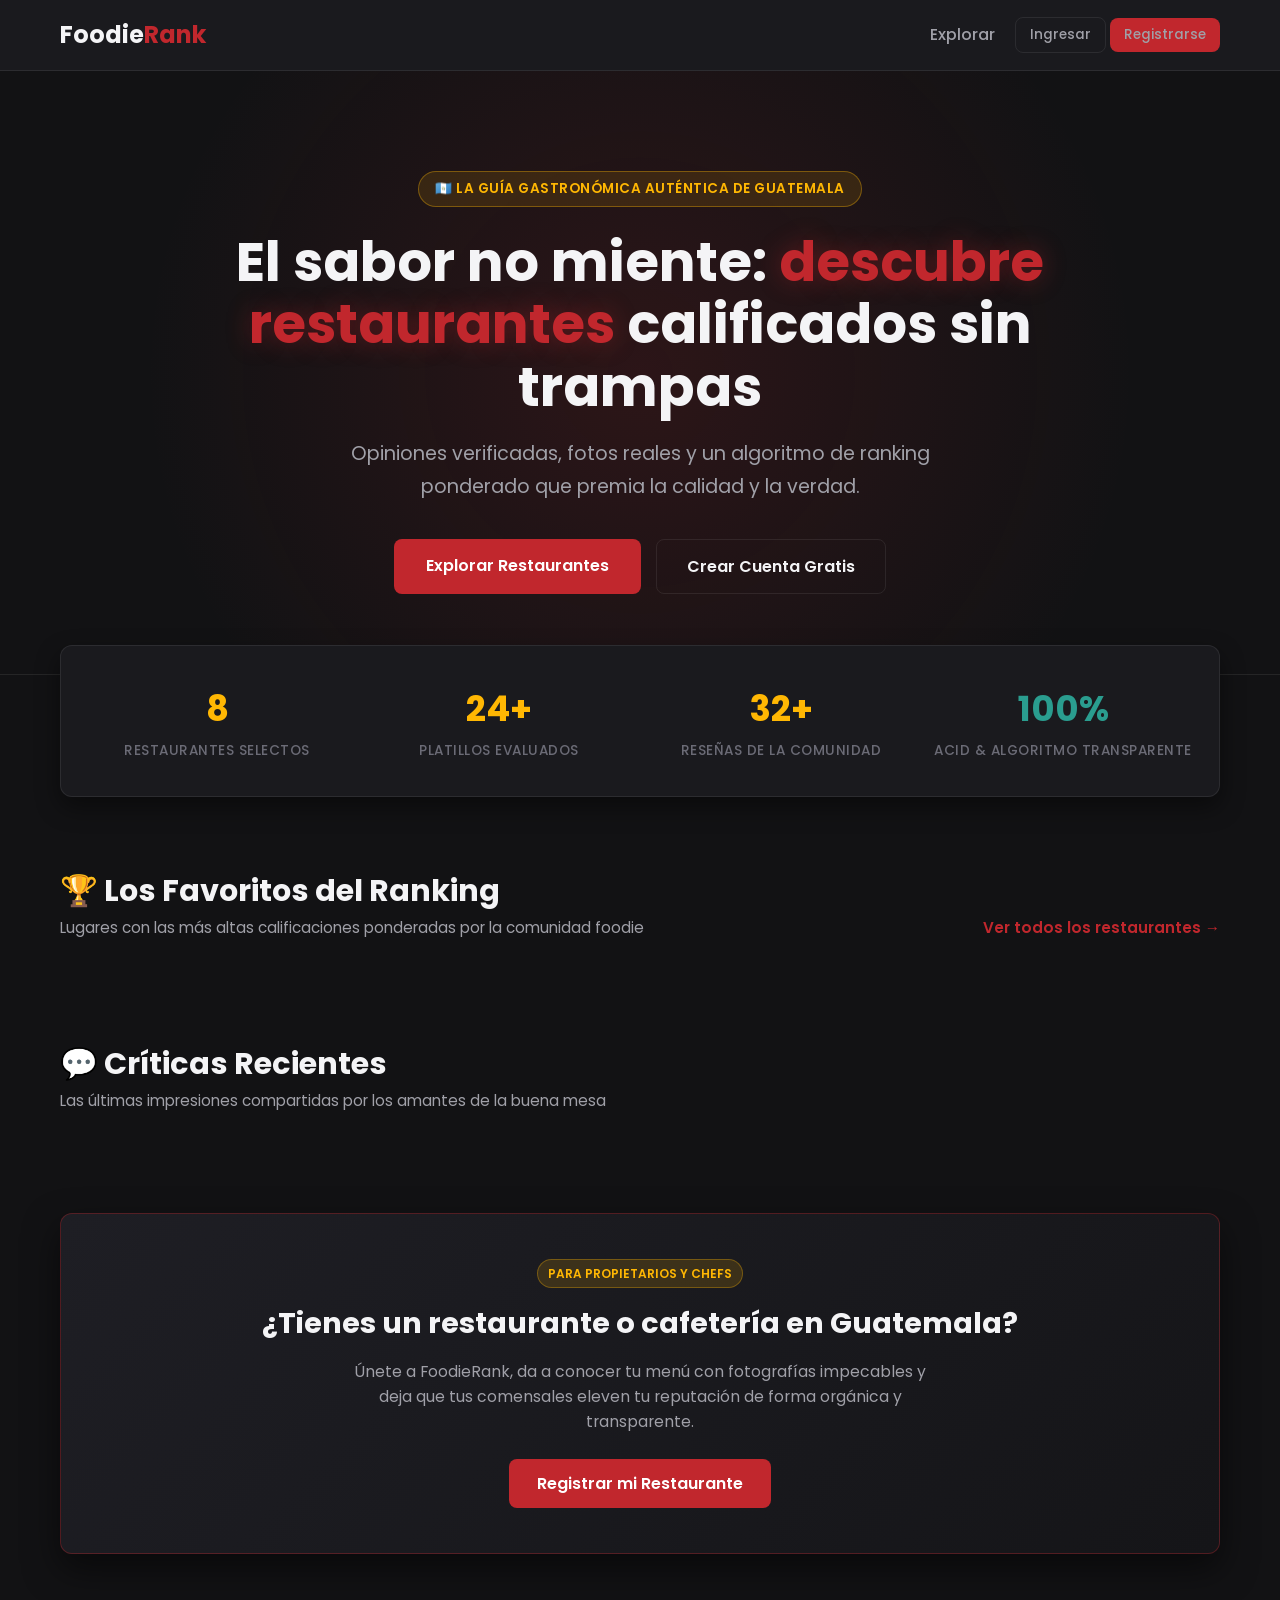
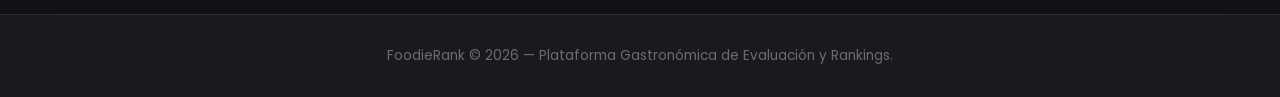
<file: index.html>
<!DOCTYPE html>
<html lang="es">
<head>
  <meta charset="UTF-8">
  <meta name="viewport" content="width=device-width, initial-scale=1.0">
  <title>FoodieRank - Descubre, Califica y Saborea Guatemala</title>
  <link rel="stylesheet" href="assets/css/styles.css">
  <style>
    /* Hero Section */
    .hero-landing {
      position: relative;
      padding: 100px 20px 80px;
      text-align: center;
      background: radial-gradient(circle at center, rgba(193, 39, 45, 0.15) 0%, rgba(18, 18, 20, 0) 70%);
      border-bottom: 1px solid var(--border-subtle);
    }
    .hero-badge {
      display: inline-flex;
      align-items: center;
      gap: 8px;
      background: rgba(255, 183, 3, 0.12);
      border: 1px solid rgba(255, 183, 3, 0.35);
      color: var(--accent-gold);
      padding: 6px 16px;
      border-radius: 50px;
      font-size: 0.85rem;
      font-weight: 600;
      margin-bottom: 24px;
      text-transform: uppercase;
      letter-spacing: 0.5px;
    }
    .hero-landing h1 {
      font-size: 3.4rem;
      line-height: 1.15;
      font-weight: 700;
      margin-bottom: 20px;
      max-width: 900px;
      margin-left: auto;
      margin-right: auto;
    }
    .hero-landing h1 span {
      color: var(--primary);
      text-shadow: 0 0 25px rgba(193, 39, 45, 0.4);
    }
    .hero-landing p {
      font-size: 1.2rem;
      color: var(--text-secondary);
      max-width: 650px;
      margin: 0 auto 35px;
      line-height: 1.7;
    }
    .hero-cta {
      display: flex;
      gap: 15px;
      justify-content: center;
      flex-wrap: wrap;
    }

    /* Stats Bar */
    .stats-bar {
      display: grid;
      grid-template-columns: repeat(auto-fit, minmax(200px, 1fr));
      gap: 20px;
      padding: 35px 25px;
      margin-top: -30px;
      position: relative;
      z-index: 10;
      background-color: var(--bg-surface);
      border: 1px solid var(--border-subtle);
      border-radius: var(--radius);
      box-shadow: var(--shadow-card);
      text-align: center;
    }
    .stat-item h3 {
      font-size: 2.2rem;
      color: var(--accent-gold);
      margin-bottom: 2px;
      font-weight: 700;
    }
    .stat-item p {
      color: var(--text-muted);
      font-size: 0.85rem;
      text-transform: uppercase;
      letter-spacing: 0.5px;
      font-weight: 500;
    }

    /* Sección Títulos */
    .section-header {
      display: flex;
      justify-content: space-between;
      align-items: flex-end;
      margin-bottom: 30px;
      flex-wrap: wrap;
      gap: 15px;
    }
    .section-header h2 {
      font-size: 1.9rem;
      color: var(--text-primary);
    }
    .section-header p {
      color: var(--text-secondary);
      font-size: 0.95rem;
    }

    /* Grillas */
    .top-restaurants-grid {
      display: grid;
      grid-template-columns: repeat(auto-fill, minmax(320px, 1fr));
      gap: 25px;
      margin-bottom: 70px;
    }
    .recent-reviews-grid {
      display: grid;
      grid-template-columns: repeat(auto-fill, minmax(280px, 1fr));
      gap: 20px;
      margin-bottom: 70px;
    }

    /* CTA para Restaurantes */
    .partner-banner {
      background: linear-gradient(135deg, #1e1e24 0%, #151518 100%);
      border: 1px solid rgba(193, 39, 45, 0.35);
      border-radius: var(--radius);
      padding: 45px 35px;
      display: flex;
      flex-direction: column;
      align-items: center;
      text-align: center;
      box-shadow: 0 15px 35px rgba(0, 0, 0, 0.5);
      margin-bottom: 60px;
    }
    .partner-banner h3 {
      font-size: 1.8rem;
      margin-bottom: 12px;
    }
    .partner-banner p {
      color: var(--text-secondary);
      max-width: 600px;
      margin-bottom: 25px;
      font-size: 0.98rem;
    }
  </style>
</head>
<body>

  <!-- Barra de Navegación Global -->
  <header>
    <div class="container nav-bar">
      <a href="index.html" class="logo">Foodie<span>Rank</span></a>
      <nav>
        <ul class="nav-links">
          <li><a href="restaurants.html">Explorar</a></li>
          <li id="nav-user-actions"></li>
        </ul>
      </nav>
    </div>
  </header>

  <!-- 1. Hero Principal -->
  <section class="hero-landing">
    <div class="container">
      <div class="hero-badge">🇬🇹 La Guía Gastronómica Auténtica de Guatemala</div>
      <h1>El sabor no miente: <span>descubre restaurantes</span> calificados sin trampas</h1>
      <p>Opiniones verificadas, fotos reales y un algoritmo de ranking ponderado que premia la calidad y la verdad.</p>
      <div class="hero-cta">
        <a href="restaurants.html" class="btn btn-primary" style="padding: 14px 32px; font-size: 1rem;">Explorar Restaurantes</a>
        <a href="register.html" class="btn btn-secondary" style="padding: 14px 30px; font-size: 1rem;">Crear Cuenta Gratis</a>
      </div>
    </div>
  </section>

  <main class="container">
    <!-- 2. Barra de Métricas en Vivo -->
    <div class="stats-bar">
      <div class="stat-item">
        <h3 id="stat-count-restaurants">8</h3>
        <p>Restaurantes Selectos</p>
      </div>
      <div class="stat-item">
        <h3 id="stat-count-dishes">24+</h3>
        <p>Platillos Evaluados</p>
      </div>
      <div class="stat-item">
        <h3 id="stat-count-reviews">32+</h3>
        <p>Reseñas de la Comunidad</p>
      </div>
      <div class="stat-item">
        <h3 style="color: var(--accent-green);">100%</h3>
        <p>ACID & Algoritmo Transparente</p>
      </div>
    </div>

    <!-- 3. Top Restaurantes Mejor Rankeados -->
    <section style="margin-top: 70px;">
      <div class="section-header">
        <div>
          <h2>🏆 Los Favoritos del Ranking</h2>
          <p>Lugares con las más altas calificaciones ponderadas por la comunidad foodie</p>
        </div>
        <a href="restaurants.html" style="color: var(--primary); text-decoration: none; font-weight: 600; font-size: 0.95rem;">
          Ver todos los restaurantes →
        </a>
      </div>
      <div id="top-restaurants-container" class="top-restaurants-grid">
        <!-- Renderizado dinámico desde js/index.js -->
      </div>
    </section>

    <!-- 4. Reseñas Recientes de la Comunidad -->
    <section>
      <div class="section-header">
        <div>
          <h2>💬 Críticas Recientes</h2>
          <p>Las últimas impresiones compartidas por los amantes de la buena mesa</p>
        </div>
      </div>
      <div id="recent-reviews-container" class="recent-reviews-grid">
        <!-- Renderizado dinámico desde js/index.js -->
      </div>
    </section>

    <!-- 5. CTA Dual para Restaurantes / Negocios -->
    <section class="partner-banner">
      <span class="badge badge-gold" style="margin-bottom: 12px;">Para Propietarios y Chefs</span>
      <h3>¿Tienes un restaurante o cafetería en Guatemala?</h3>
      <p>Únete a FoodieRank, da a conocer tu menú con fotografías impecables y deja que tus comensales eleven tu reputación de forma orgánica y transparente.</p>
      <a href="login.html" id="cta-registrar-restaurante" class="btn btn-primary" style="padding: 12px 28px;">
        Registrar mi Restaurante
      </a>
    </section>
  </main>

  <footer style="background-color: var(--bg-surface); border-top: 1px solid var(--border-subtle); padding: 30px 20px; text-align: center; color: var(--text-muted); font-size: 0.85rem;">
    <p>FoodieRank © 2026 — Plataforma Gastronómica de Evaluación y Rankings.</p>
  </footer>

  <script src="js/api.js"></script>
  <script src="js/index.js"></script>
</body>
</html>
</file>
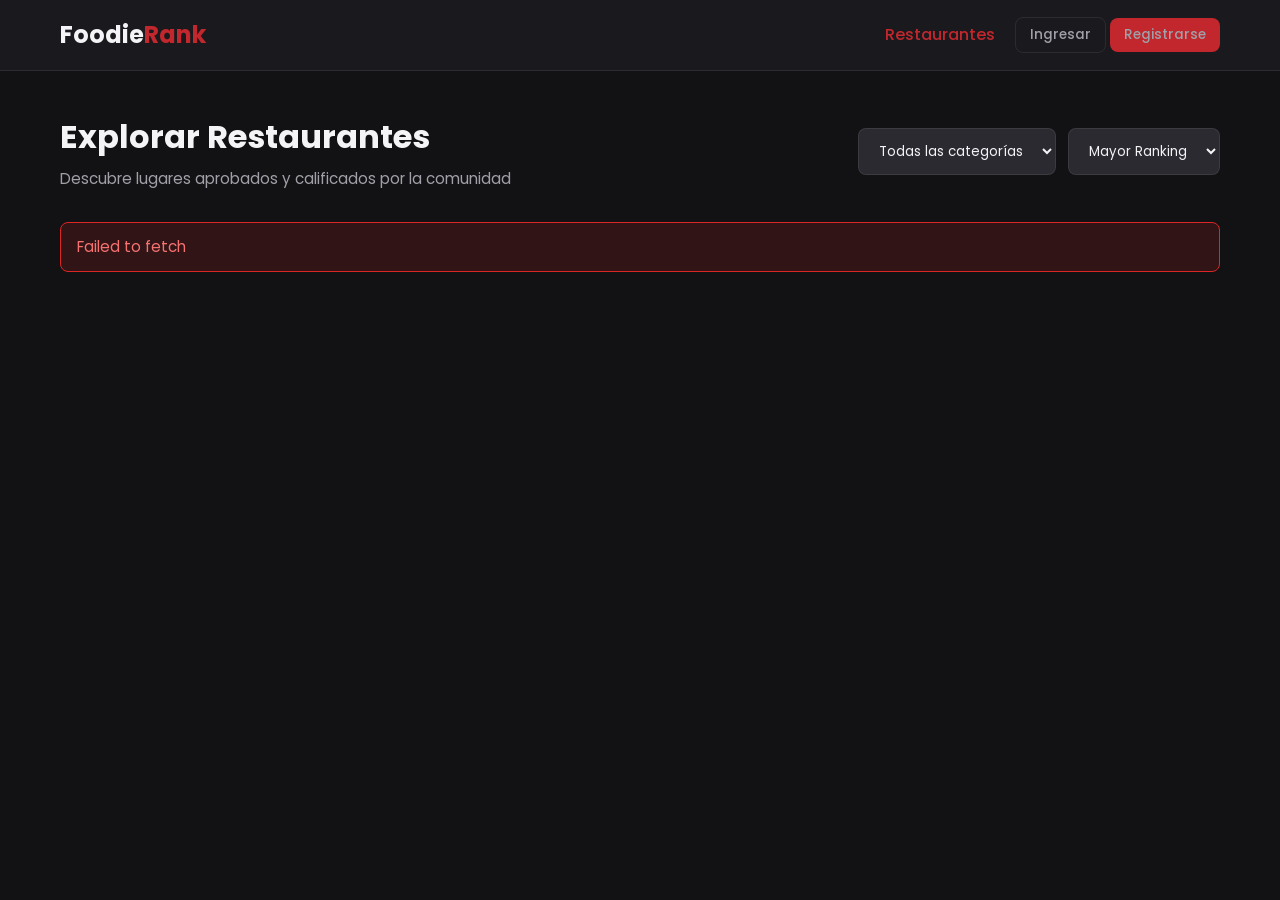
<file: admin.html>
<!DOCTYPE html>
<html lang="es">
<head>
  <meta charset="UTF-8">
  <meta name="viewport" content="width=device-width, initial-scale=1.0">
  <title>FoodieRank - Panel Maestro</title>
  <link rel="stylesheet" href="assets/css/styles.css">
  <style>
    .admin-tabs {
      display: flex;
      gap: 10px;
      border-bottom: 1px solid var(--border-subtle);
      margin-bottom: 25px;
      overflow-x: auto;
    }
    .tab-btn {
      background: none;
      border: none;
      color: var(--text-secondary);
      padding: 12px 20px;
      font-size: 0.95rem;
      font-weight: 600;
      cursor: pointer;
      border-bottom: 3px solid transparent;
      transition: var(--transition);
      white-space: nowrap;
    }
    .tab-btn.active {
      color: var(--primary);
      border-bottom-color: var(--primary);
    }
    .tab-content {
      display: none;
    }
    .tab-content.active {
      display: block;
    }
    .data-table {
      width: 100%;
      border-collapse: collapse;
      margin-top: 15px;
      font-size: 0.9rem;
    }
    .data-table th, .data-table td {
      padding: 12px 14px;
      text-align: left;
      border-bottom: 1px solid var(--border-subtle);
    }
    .data-table th {
      color: var(--text-muted);
      font-size: 0.75rem;
      text-transform: uppercase;
      letter-spacing: 0.5px;
    }
    .filter-bar {
      display: flex;
      gap: 15px;
      flex-wrap: wrap;
      margin-bottom: 20px;
      align-items: center;
      justify-content: space-between;
    }
    .action-group {
      display: flex;
      gap: 6px;
    }
    .btn-sm {
      padding: 6px 12px;
      font-size: 0.8rem;
    }
    .btn-danger {
      background-color: rgba(220, 38, 38, 0.2);
      color: #f87171;
      border: 1px solid rgba(220, 38, 38, 0.4);
    }
    .btn-danger:hover {
      background-color: #dc2626;
      color: #fff;
    }
    .modal {
      display: none;
      position: fixed;
      top: 0; left: 0;
      width: 100%; height: 100%;
      background: rgba(0,0,0,0.75);
      backdrop-filter: blur(4px);
      z-index: 1000;
      justify-content: center;
      align-items: center;
      padding: 20px;
    }
    .modal.show { display: flex; }
    .modal-box {
      background: var(--bg-card);
      border: 1px solid var(--border-subtle);
      border-radius: var(--radius);
      width: 100%; max-width: 550px;
      padding: 24px;
      box-shadow: var(--shadow-card);
      max-height: 90vh;
      overflow-y: auto;
    }
  </style>
</head>
<body>

  <header>
    <div class="container nav-bar">
      <a href="index.html" class="logo">Foodie<span>Rank</span></a>
      <nav>
        <ul class="nav-links">
          <li><a href="restaurants.html">Ver Portal</a></li>
          <li id="nav-user-actions"></li>
        </ul>
      </nav>
    </div>
  </header>

  <main class="container" style="padding: 30px 20px; flex: 1;">
    <div style="display: flex; justify-content: space-between; align-items: center; margin-bottom: 20px;">
      <div>
        <h1 style="font-size: 2rem;">Panel de Control y Moderación</h1>
        <p style="color: var(--text-secondary); font-size: 0.9rem;">Administración integral de la plataforma gastronómica</p>
      </div>
      <span class="badge badge-gold">Administrador Master</span>
    </div>

    <div id="admin-alert" class="alert"></div>

    <!-- Navegación de Pestañas -->
    <nav class="admin-tabs">
      <button class="tab-btn active" onclick="switchTab('tab-moderacion')">📥 Aprobaciones Pendientes</button>
      <button class="tab-btn" onclick="switchTab('tab-restaurantes')">🍽️ Gestión de Restaurantes</button>
      <button class="tab-btn" onclick="switchTab('tab-categorias')">🏷️ Categorías</button>
      <button class="tab-btn" onclick="switchTab('tab-resenas')">⭐ Moderación de Reseñas</button>
    </nav>

    <!-- 1. PESTAÑA: MODERACIÓN PENDIENTES -->
    <section id="tab-moderacion" class="tab-content active">
      <div class="card" style="margin-bottom: 25px;">
        <h2 style="font-size: 1.2rem; margin-bottom: 15px;">Restaurantes por Aprobar</h2>
        <div style="overflow-x: auto;">
          <table class="data-table">
            <thead>
              <tr>
                <th>Nombre</th>
                <th>Ubicación</th>
                <th>Fecha</th>
                <th>Acciones</th>
              </tr>
            </thead>
            <tbody id="tbody-pending-restaurants"></tbody>
          </table>
        </div>
      </div>

      <div class="card">
        <h2 style="font-size: 1.2rem; margin-bottom: 15px;">Platillos por Aprobar</h2>
        <div style="overflow-x: auto;">
          <table class="data-table">
            <thead>
              <tr>
                <th>Platillo</th>
                <th>Precio</th>
                <th>Acciones</th>
              </tr>
            </thead>
            <tbody id="tbody-pending-dishes"></tbody>
          </table>
        </div>
      </div>
    </section>

    <!-- 2. PESTAÑA: GESTIÓN DE RESTAURANTES (CRUD) -->
    <section id="tab-restaurantes" class="tab-content">
      <div class="card">
        <div class="filter-bar">
          <div style="display: flex; gap: 10px; flex: 1; max-width: 500px;">
            <input type="text" id="rest-search" class="form-control" placeholder="Buscar por nombre o ubicación...">
            <select id="rest-cat-filter" class="form-control" style="width: 200px;">
              <option value="">Todas las categorías</option>
            </select>
          </div>
          <button class="btn btn-primary btn-sm" onclick="openRestaurantModal()">+ Nuevo Restaurante</button>
        </div>

        <div style="overflow-x: auto;">
          <table class="data-table">
            <thead>
              <tr>
                <th>Nombre</th>
                <th>Categoría</th>
                <th>Rating</th>
                <th>Estado</th>
                <th>Acciones</th>
              </tr>
            </thead>
            <tbody id="tbody-all-restaurants"></tbody>
          </table>
        </div>
      </div>
    </section>

    <!-- 3. PESTAÑA: CATEGORÍAS (CRUD) -->
    <section id="tab-categorias" class="tab-content">
      <div style="display: grid; grid-template-columns: 1fr; gap: 25px;">
        <div class="card">
          <div style="display: flex; justify-content: space-between; align-items: center; margin-bottom: 15px;">
            <h2>Categorías Registradas</h2>
            <button class="btn btn-primary btn-sm" onclick="openCategoryModal()">+ Nueva Categoría</button>
          </div>
          <div style="overflow-x: auto;">
            <table class="data-table">
              <thead>
                <tr>
                  <th>Nombre</th>
                  <th>Descripción</th>
                  <th>Acciones</th>
                </tr>
              </thead>
              <tbody id="tbody-categories"></tbody>
            </table>
          </div>
        </div>
      </div>
    </section>

    <!-- 4. PESTAÑA: RESEÑAS (CRUD) -->
    <section id="tab-resenas" class="tab-content">
      <div class="card">
        <div class="filter-bar">
          <input type="text" id="review-search" class="form-control" placeholder="Filtrar por restaurante, autor o comentario..." style="max-width: 400px;">
          <select id="review-stars-filter" class="form-control" style="width: 180px;">
            <option value="">Todas las estrellas</option>
            <option value="5">5 Estrellas</option>
            <option value="4">4 Estrellas</option>
            <option value="3">3 Estrellas</option>
            <option value="2">2 Estrellas</option>
            <option value="1">1 Estrella</option>
          </select>
        </div>
        <div style="overflow-x: auto;">
          <table class="data-table">
            <thead>
              <tr>
                <th>Restaurante</th>
                <th>Usuario</th>
                <th>Rating</th>
                <th>Comentario</th>
                <th>Acción</th>
              </tr>
            </thead>
            <tbody id="tbody-all-reviews"></tbody>
          </table>
        </div>
      </div>
    </section>
  </main>

  <!-- MODAL: RESTAURANTE (CREAR / EDITAR) -->
  <div id="modal-restaurant" class="modal">
    <div class="modal-box">
      <h3 id="modal-rest-title" style="margin-bottom: 18px;">Restaurante</h3>
      <form id="form-restaurant">
        <input type="hidden" id="edit-rest-id">
        <div class="form-group">
          <label>Nombre del Restaurante</label>
          <input type="text" id="rest-name" class="form-control" required>
        </div>
        <div class="form-group">
          <label>Categoría</label>
          <select id="rest-category-select" class="form-control" required></select>
        </div>
        <div class="form-group">
          <label>Ubicación / Dirección</label>
          <input type="text" id="rest-address" class="form-control" required>
        </div>
        <div class="form-group">
          <label>Horario de Atención</label>
          <input type="text" id="rest-schedule" class="form-control" placeholder="Ej. Lun a Dom: 08:00 AM - 10:00 PM">
        </div>
        <div class="form-group">
          <label>URL Foto Fachada Principal</label>
          <input type="url" id="rest-img" class="form-control" placeholder="https://images.unsplash.com/...">
        </div>
        <div class="form-group">
          <label>Descripción</label>
          <textarea id="rest-desc" class="form-control" rows="3" required></textarea>
        </div>
        <div style="display: flex; justify-content: flex-end; gap: 10px; margin-top: 20px;">
          <button type="button" class="btn btn-secondary" onclick="closeModal('modal-restaurant')">Cancelar</button>
          <button type="submit" class="btn btn-primary">Guardar</button>
        </div>
      </form>
    </div>
  </div>

  <!-- MODAL: CATEGORÍA (CREAR / EDITAR) -->
  <div id="modal-category" class="modal">
    <div class="modal-box">
      <h3 id="modal-cat-title" style="margin-bottom: 18px;">Categoría</h3>
      <form id="form-category">
        <input type="hidden" id="edit-cat-id">
        <div class="form-group">
          <label>Nombre de Categoría</label>
          <input type="text" id="cat-name-input" class="form-control" required minlength="3">
        </div>
        <div class="form-group">
          <label>Descripción</label>
          <textarea id="cat-desc-input" class="form-control" rows="3"></textarea>
        </div>
        <div style="display: flex; justify-content: flex-end; gap: 10px; margin-top: 20px;">
          <button type="button" class="btn btn-secondary" onclick="closeModal('modal-category')">Cancelar</button>
          <button type="submit" class="btn btn-primary">Guardar</button>
        </div>
      </form>
    </div>
  </div>

  <script src="js/api.js"></script>
  <script src="js/admin.js"></script>
</body>
</html>
</file>
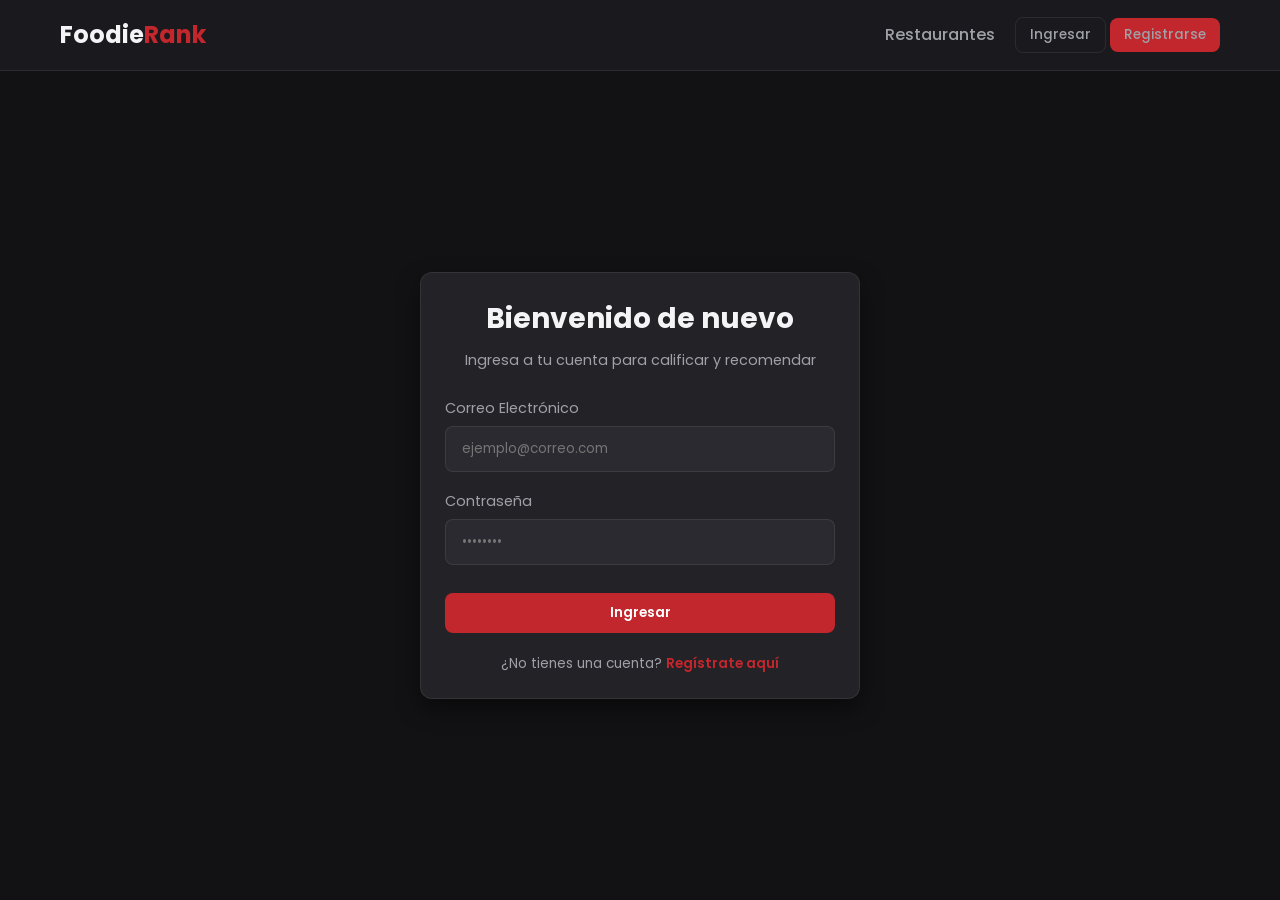
<file: crear.html>
<!DOCTYPE html>
<html lang="es">
<head>
  <meta charset="UTF-8">
  <meta name="viewport" content="width=device-width, initial-scale=1.0">
  <title>FoodieRank - Registrar Restaurante o Plato</title>
  <link rel="stylesheet" href="assets/css/styles.css">
  <style>
    .choice-grid {
      display: grid;
      grid-template-columns: repeat(auto-fit, minmax(260px, 1fr));
      gap: 25px;
      margin-top: 10px;
    }
    .choice-card {
      cursor: pointer;
      text-align: center;
      padding: 35px 20px;
      transition: var(--transition);
      border: 1px solid var(--border-subtle);
    }
    .choice-card:hover {
      border-color: var(--primary);
      transform: translateY(-3px);
    }
    .choice-card .choice-icon {
      font-size: 2.5rem;
      margin-bottom: 12px;
      display: block;
    }
    .choice-card h3 {
      margin-bottom: 8px;
      color: var(--text-primary);
    }
    .choice-card p {
      color: var(--text-secondary);
      font-size: 0.88rem;
    }
    .form-section {
      display: none;
    }
    .form-divider {
      border-top: 1px solid var(--border-subtle);
      margin: 28px 0 20px;
      padding-top: 20px;
    }
    .form-divider h3 {
      font-size: 1.1rem;
      color: var(--accent-gold);
      margin-bottom: 4px;
    }
    .form-divider p {
      color: var(--text-secondary);
      font-size: 0.85rem;
      margin-bottom: 15px;
    }
    .btn-back {
      background: none;
      border: none;
      color: var(--text-secondary);
      cursor: pointer;
      font-size: 0.9rem;
      margin-bottom: 20px;
      display: inline-flex;
      align-items: center;
      gap: 6px;
      padding: 0;
    }
    .btn-back:hover {
      color: var(--text-primary);
    }
  </style>
</head>
<body>

  <!-- Barra de Navegación Global -->
  <header>
    <div class="container nav-bar">
      <a href="index.html" class="logo">Foodie<span>Rank</span></a>
      <nav>
        <ul class="nav-links">
          <li><a href="restaurants.html">Restaurantes</a></li>
          <li id="nav-user-actions"></li>
        </ul>
      </nav>
    </div>
  </header>

  <main class="container" style="padding: 40px 20px; max-width: 720px; margin: 0 auto;">
    <div id="page-alert" class="alert"></div>

    <!-- PASO 1: Elegir qué registrar -->
    <section id="choice-section">
      <h1 style="font-size: 1.8rem; margin-bottom: 6px;">¿Qué deseas registrar?</h1>
      <p style="color: var(--text-secondary); margin-bottom: 10px;">
        Todo lo que envíes aquí pasa primero por revisión de un administrador antes de aparecer públicamente.
      </p>

      <div class="choice-grid">
        <div class="card choice-card" id="btn-choice-restaurant">
          <span class="choice-icon">🏬</span>
          <h3>Un Restaurante Nuevo</h3>
          <p>Registra tu negocio junto con su primer plato (obligatorio).</p>
        </div>
        <div class="card choice-card" id="btn-choice-dish">
          <span class="choice-icon">🍽️</span>
          <h3>Un Plato Nuevo</h3>
          <p>Agrega un plato a un restaurante que ya hayas registrado tú.</p>
        </div>
      </div>
    </section>

    <!-- PASO 2A: Formulario de Restaurante + Primer Plato -->
    <section id="restaurant-form-section" class="form-section card">
      <button type="button" class="btn-back" data-back>← Volver</button>
      <h2 style="margin-bottom: 4px;">Registrar Restaurante</h2>
      <p style="color: var(--text-secondary); font-size: 0.9rem; margin-bottom: 20px;">
        Completa los datos de tu restaurante y de su primer plato.
      </p>

      <form id="restaurant-form">
        <div class="form-group">
          <label for="r-nombre">Título del Restaurante</label>
          <input type="text" id="r-nombre" class="form-control" required>
        </div>
        <div class="form-group">
          <label for="r-descripcion">Descripción</label>
          <textarea id="r-descripcion" class="form-control" rows="3" required></textarea>
        </div>
        <div class="form-group">
          <label for="r-categoria">Categoría</label>
          <select id="r-categoria" class="form-control" required>
            <option value="">Selecciona una categoría</option>
          </select>
        </div>
        <div class="form-group">
          <label for="r-ubicacion">Ubicación</label>
          <input type="text" id="r-ubicacion" class="form-control" placeholder="Ej. Zona 10, Guatemala" required>
        </div>
        <div class="form-group">
          <label for="r-horario">Horario</label>
          <input type="text" id="r-horario" class="form-control" placeholder="Ej. Lunes a Domingo: 08:00 AM - 09:00 PM" required>
        </div>
        <div class="form-group">
          <label for="r-imagen">Imagen (URL)</label>
          <input type="url" id="r-imagen" class="form-control" placeholder="https://..." required>
        </div>

        <div class="form-divider">
          <h3>🍽️ Tu Primer Plato</h3>
          <p>Todo restaurante nuevo debe registrarse con al menos un plato.</p>

          <div class="form-group">
            <label for="rp-nombre">Nombre del Plato</label>
            <input type="text" id="rp-nombre" class="form-control" required>
          </div>
          <div class="form-group">
            <label for="rp-descripcion">Descripción del Plato</label>
            <textarea id="rp-descripcion" class="form-control" rows="2" required></textarea>
          </div>
          <div class="form-group">
            <label for="rp-precio">Precio (Q)</label>
            <input type="number" id="rp-precio" class="form-control" step="0.01" min="0.01" required>
          </div>
          <div class="form-group">
            <label for="rp-imagen">Imagen del Plato (URL, opcional)</label>
            <input type="url" id="rp-imagen" class="form-control" placeholder="https://...">
          </div>
        </div>

        <button type="submit" id="btn-submit-restaurant" class="btn btn-primary" style="width: 100%; margin-top: 10px;">
          Enviar para Aprobación
        </button>
      </form>
    </section>

    <!-- PASO 2B: Formulario de Plato para restaurante existente -->
    <section id="dish-form-section" class="form-section card">
      <button type="button" class="btn-back" data-back>← Volver</button>
      <h2 style="margin-bottom: 4px;">Registrar un Plato</h2>
      <p style="color: var(--text-secondary); font-size: 0.9rem; margin-bottom: 20px;">
        Elige a cuál de tus restaurantes pertenece este plato.
      </p>

      <form id="dish-form">
        <div class="form-group">
          <label for="d-restaurante">Tu Restaurante</label>
          <select id="d-restaurante" class="form-control" required></select>
        </div>
        <div class="form-group">
          <label for="d-nombre">Nombre del Plato</label>
          <input type="text" id="d-nombre" class="form-control" required>
        </div>
        <div class="form-group">
          <label for="d-descripcion">Descripción</label>
          <textarea id="d-descripcion" class="form-control" rows="3" required></textarea>
        </div>
        <div class="form-group">
          <label for="d-precio">Precio (Q)</label>
          <input type="number" id="d-precio" class="form-control" step="0.01" min="0.01" required>
        </div>
        <div class="form-group">
          <label for="d-imagen">Imagen del Plato (URL, opcional)</label>
          <input type="url" id="d-imagen" class="form-control" placeholder="https://...">
        </div>

        <button type="submit" id="btn-submit-dish" class="btn btn-primary" style="width: 100%; margin-top: 10px;">
          Enviar para Aprobación
        </button>
      </form>
    </section>

    <!-- PASO 2B (alterno): El usuario todavía no tiene ningún restaurante propio -->
    <section id="no-restaurant-section" class="form-section card" style="text-align: center;">
      <button type="button" class="btn-back" data-back>← Volver</button>
      <span class="choice-icon" style="font-size: 2.5rem; display: block; margin-bottom: 12px;">🚫</span>
      <h2 style="margin-bottom: 8px;">Todavía no tienes un restaurante</h2>
      <p style="color: var(--text-secondary); font-size: 0.9rem; margin-bottom: 20px;">
        Para registrar un plato primero necesitas tener al menos un restaurante propio registrado.
      </p>
      <button type="button" id="btn-go-create-restaurant" class="btn btn-primary">
        Registrar mi Restaurante
      </button>
    </section>
  </main>

  <script src="js/api.js"></script>
  <script src="js/crear.js"></script>
</body>
</html>
</file>
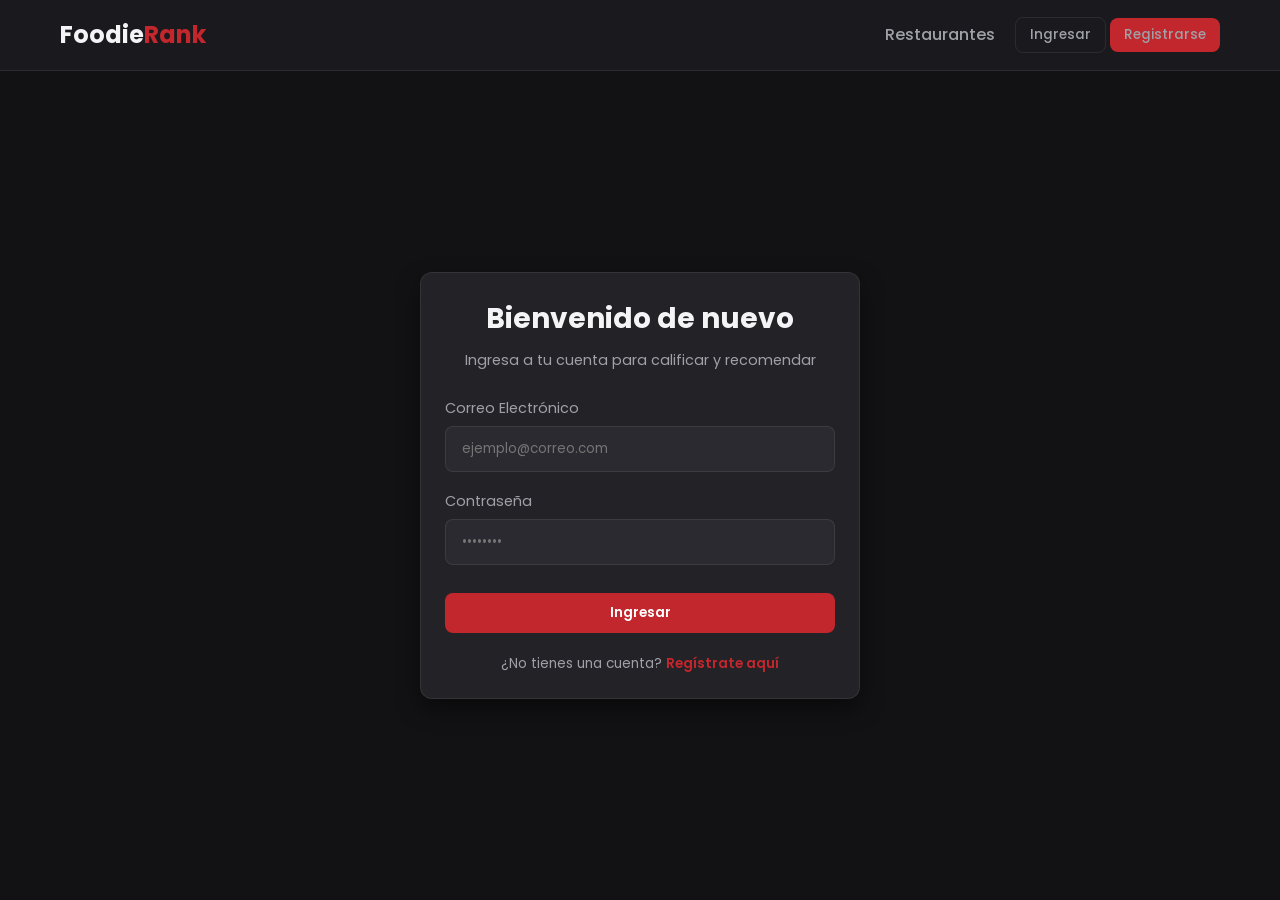
<file: login.html>
<!DOCTYPE html>
<html lang="es">
<head>
  <meta charset="UTF-8">
  <meta name="viewport" content="width=device-width, initial-scale=1.0">
  <title>FoodieRank - Iniciar Sesión</title>
  <link rel="stylesheet" href="assets/css/styles.css">
</head>
<body>

  <!-- Barra de Navegación Global -->
  <header>
    <div class="container nav-bar">
      <a href="index.html" class="logo">Foodie<span>Rank</span></a>
      <nav>
        <ul class="nav-links">
          <li><a href="restaurants.html">Restaurantes</a></li>
          <li id="nav-user-actions"></li>
        </ul>
      </nav>
    </div>
  </header>

  <!-- Formulario de Login -->
  <main class="container" style="display: flex; justify-content: center; align-items: center; flex: 1; padding: 40px 20px;">
    <div class="card" style="width: 100%; max-width: 440px;">
      <h2 style="font-size: 1.75rem; margin-bottom: 8px; text-align: center;">Bienvenido de nuevo</h2>
      <p style="color: var(--text-secondary); text-align: center; margin-bottom: 24px; font-size: 0.9rem;">
        Ingresa a tu cuenta para calificar y recomendar
      </p>

      <!-- Mensaje de feedback dinámico -->
      <div id="auth-alert" class="alert"></div>

      <form id="login-form">
        <div class="form-group">
          <label for="email">Correo Electrónico</label>
          <input type="email" id="email" class="form-control" placeholder="ejemplo@correo.com" required>
        </div>

        <div class="form-group">
          <label for="password">Contraseña</label>
          <input type="password" id="password" class="form-control" placeholder="••••••••" required>
        </div>

        <button type="submit" id="btn-submit" class="btn btn-primary" style="width: 100%; margin-top: 10px;">
          Ingresar
        </button>
      </form>

      <p style="text-align: center; margin-top: 20px; font-size: 0.85rem; color: var(--text-secondary);">
        ¿No tienes una cuenta? <a href="register.html" style="color: var(--primary); text-decoration: none; font-weight: 600;">Regístrate aquí</a>
      </p>
    </div>
  </main>

  <script src="js/api.js"></script>
  <script src="js/auth.js"></script>
</body>
</html>
</file>
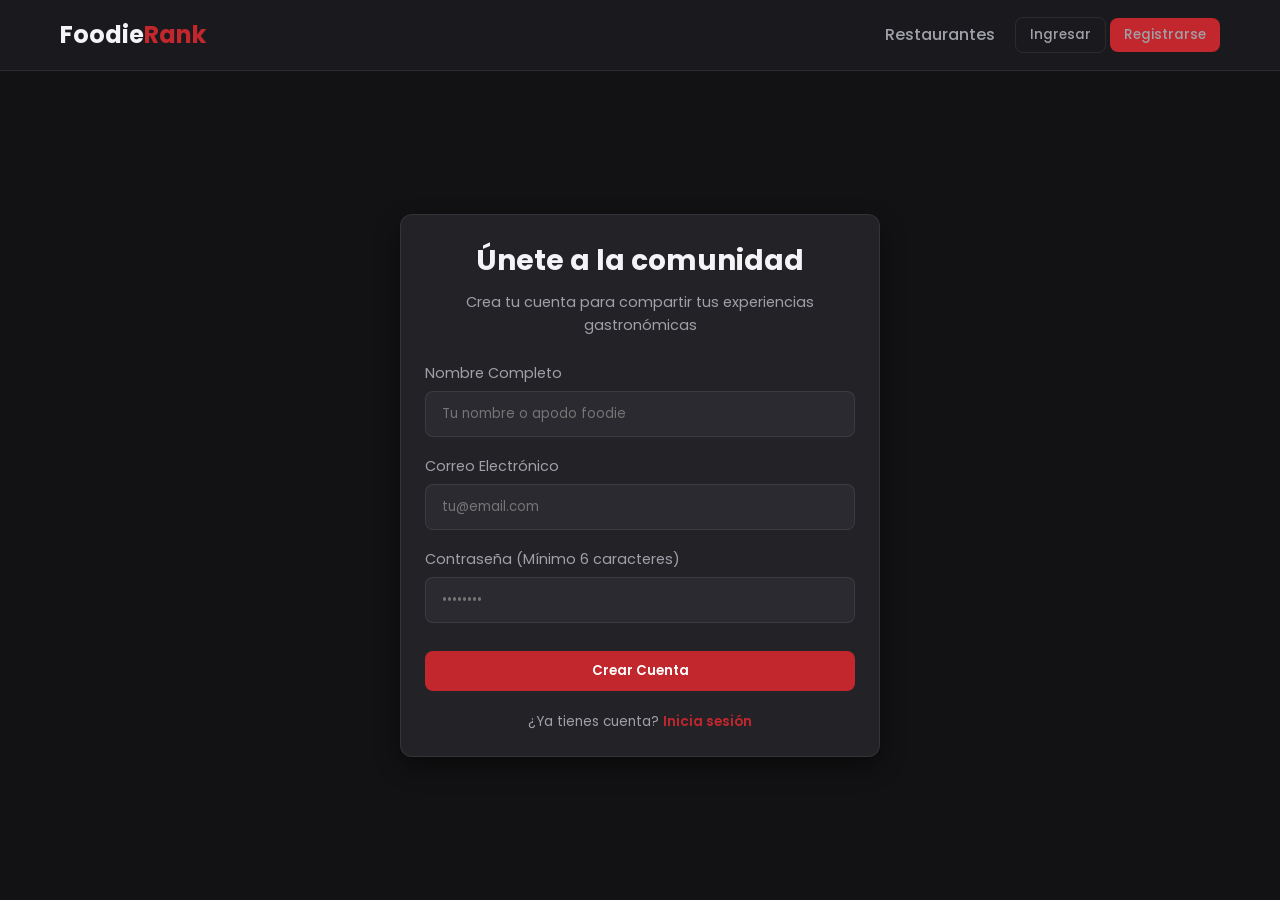
<file: register.html>
<!DOCTYPE html>
<html lang="es">
<head>
  <meta charset="UTF-8">
  <meta name="viewport" content="width=device-width, initial-scale=1.0">
  <title>FoodieRank - Crear Cuenta</title>
  <link rel="stylesheet" href="assets/css/styles.css">
</head>
<body>

  <!-- Barra de Navegación Global -->
  <header>
    <div class="container nav-bar">
      <a href="index.html" class="logo">Foodie<span>Rank</span></a>
      <nav>
        <ul class="nav-links">
          <li><a href="restaurants.html">Restaurantes</a></li>
          <li id="nav-user-actions"></li>
        </ul>
      </nav>
    </div>
  </header>

  <!-- Formulario de Registro -->
  <main class="container" style="display: flex; justify-content: center; align-items: center; flex: 1; padding: 40px 20px;">
    <div class="card" style="width: 100%; max-width: 480px;">
      <h2 style="font-size: 1.75rem; margin-bottom: 8px; text-align: center;">Únete a la comunidad</h2>
      <p style="color: var(--text-secondary); text-align: center; margin-bottom: 24px; font-size: 0.9rem;">
        Crea tu cuenta para compartir tus experiencias gastronómicas
      </p>

      <!-- Mensaje de feedback dinámico -->
      <div id="auth-alert" class="alert"></div>

      <form id="register-form">
        <div class="form-group">
          <label for="nombre">Nombre Completo</label>
          <input type="text" id="nombre" class="form-control" placeholder="Tu nombre o apodo foodie" required>
        </div>

        <div class="form-group">
          <label for="email">Correo Electrónico</label>
          <input type="email" id="email" class="form-control" placeholder="tu@email.com" required>
        </div>

        <div class="form-group">
          <label for="password">Contraseña (Mínimo 6 caracteres)</label>
          <input type="password" id="password" class="form-control" placeholder="••••••••" minlength="6" required>
        </div>

        <button type="submit" id="btn-submit" class="btn btn-primary" style="width: 100%; margin-top: 10px;">
          Crear Cuenta
        </button>
      </form>

      <p style="text-align: center; margin-top: 20px; font-size: 0.85rem; color: var(--text-secondary);">
        ¿Ya tienes cuenta? <a href="login.html" style="color: var(--primary); text-decoration: none; font-weight: 600;">Inicia sesión</a>
      </p>
    </div>
  </main>

  <script src="js/api.js"></script>
  <script src="js/auth.js"></script>
</body>
</html>
</file>
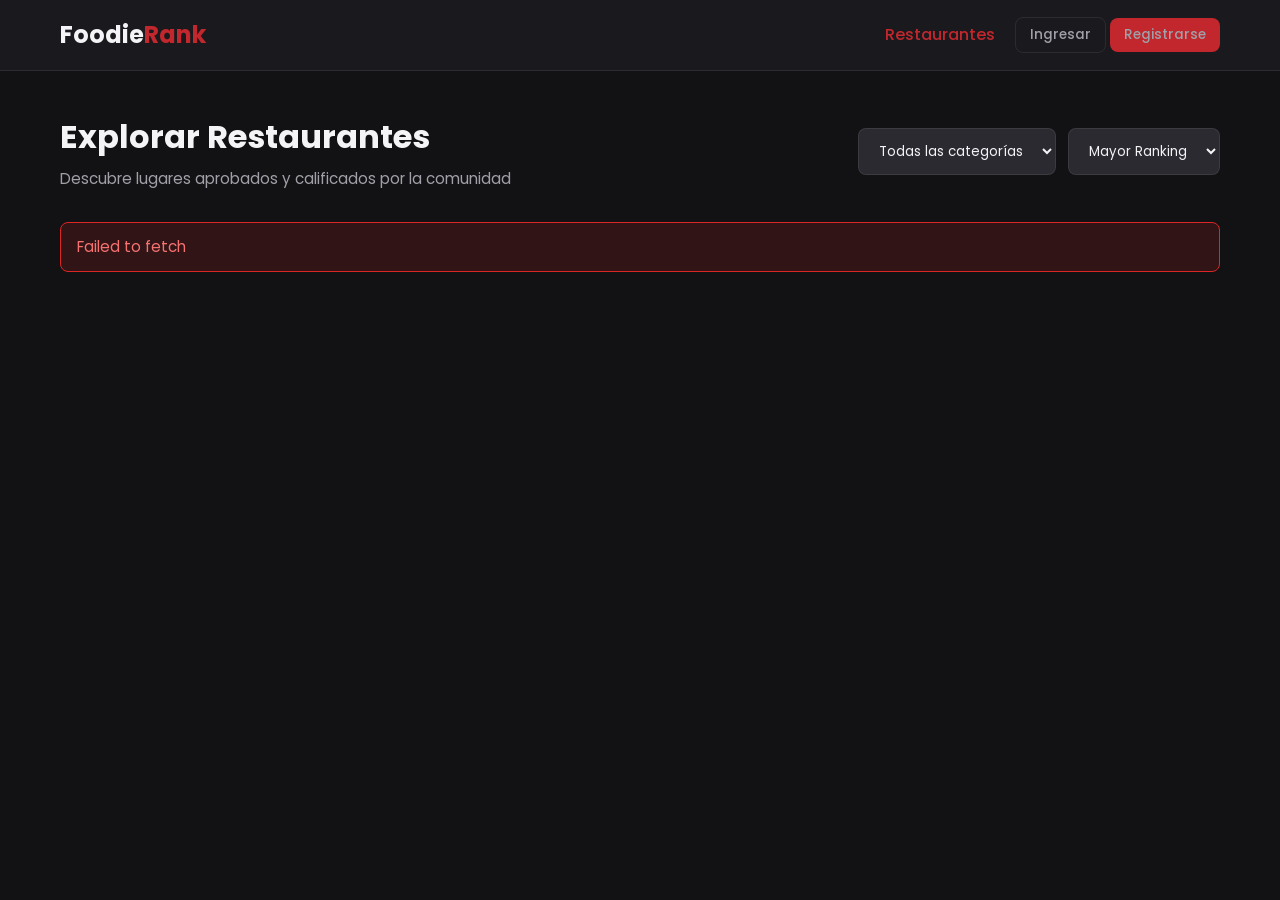
<file: restaurant-detail.html>
<!DOCTYPE html>
<html lang="es">
<head>
  <meta charset="UTF-8">
  <meta name="viewport" content="width=device-width, initial-scale=1.0">
  <title>FoodieRank - Detalle del Restaurante</title>
  <link rel="stylesheet" href="assets/css/styles.css">
  <style>
    .restaurant-header {
      display: grid;
      grid-template-columns: 1fr;
      gap: 30px;
      margin-bottom: 40px;
    }
    @media (min-width: 768px) {
      .restaurant-header {
        grid-template-columns: 450px 1fr;
      }
    }
    .detail-img {
      width: 100%;
      height: 320px;
      object-fit: cover;
      border-radius: var(--radius);
      box-shadow: var(--shadow-card);
    }
    .dishes-grid {
      display: grid;
      grid-template-columns: repeat(auto-fill, minmax(260px, 1fr));
      gap: 20px;
      margin-top: 15px;
    }
    .dish-card {
      background-color: var(--bg-surface);
      padding: 16px;
      border-radius: 8px;
      border: 1px solid var(--border-subtle);
    }
    .review-item {
      border-bottom: 1px solid var(--border-subtle);
      padding: 18px 0;
    }
    .review-item:last-child {
      border-bottom: none;
    }
    .vote-btn {
      background: none;
      border: 1px solid var(--border-subtle);
      color: var(--text-secondary);
      padding: 4px 10px;
      border-radius: 6px;
      cursor: pointer;
      display: inline-flex;
      align-items: center;
      gap: 5px;
      font-size: 0.85rem;
      transition: var(--transition);
    }
    .vote-btn:hover {
      border-color: var(--primary);
      color: var(--text-primary);
    }
  </style>
</head>
<body>

  <!-- Barra de Navegación Global -->
  <header>
    <div class="container nav-bar">
      <a href="index.html" class="logo">Foodie<span>Rank</span></a>
      <nav>
        <ul class="nav-links">
          <li><a href="restaurants.html">Restaurantes</a></li>
          <li id="nav-user-actions"></li>
        </ul>
      </nav>
    </div>
  </header>

  <main class="container" style="padding: 40px 20px; flex: 1;">
    <div id="detail-alert" class="alert"></div>

    <!-- Cabecera del Restaurante -->
    <section id="restaurant-info" class="restaurant-header">
      <!-- Renderizado dinámico -->
    </section>

    <!-- Sección de Platos -->
    <section style="margin-bottom: 50px;">
      <h2 style="font-size: 1.5rem; margin-bottom: 10px; border-bottom: 2px solid var(--primary); display: inline-block; padding-bottom: 4px;">
        Platos Destacados
      </h2>
      <div id="dishes-container" class="dishes-grid">
        <!-- Renderizado dinámico -->
      </div>
    </section>

    <div style="display: grid; grid-template-columns: 1fr; gap: 40px;">
      <!-- Formulario para agregar reseña -->
      <section id="review-form-section" class="card" style="display: none;">
        <h3 style="margin-bottom: 15px;">Deja tu Calificación</h3>
        <form id="add-review-form">
          <!-- Campo oculto blindado para el ID del restaurante -->
          <input type="hidden" id="hidden-restaurant-id" name="restauranteId" value="">
          <div class="form-group">
            <label for="calificacion">Calificación (1 a 5 estrellas)</label>
            <select id="calificacion" class="form-control" style="cursor: pointer;" required>
              <option value="5">★★★★★ (5 - Excelente)</option>
              <option value="4">★★★★☆ (4 - Muy Bueno)</option>
              <option value="3">★★★☆☆ (3 - Aceptable)</option>
              <option value="2">★★☆☆☆ (2 - Regular)</option>
              <option value="1">★☆☆☆☆ (1 - Malo)</option>
            </select>
          </div>
          <div class="form-group">
            <label for="comentario">Tu Opinión</label>
            <textarea id="comentario" class="form-control" rows="3" placeholder="¿Qué tal estuvo la comida y el servicio?" maxlength="500" required></textarea>
          </div>
          <button type="submit" id="btn-submit-review" class="btn btn-primary">Publicar Reseña</button>
        </form>
      </section>

      <!-- Mensaje si no está logueado -->
      <div id="login-prompt" class="card" style="text-align: center; display: none;">
        <p style="color: var(--text-secondary); margin-bottom: 15px;">Inicia sesión para calificar este restaurante y opinar.</p>
        <a href="login.html" class="btn btn-secondary">Ingresar para Calificar</a>
      </div>

      <!-- Listado de Reseñas y Votos -->
      <section class="card">
        <h3 style="margin-bottom: 15px;">Reseñas de la Comunidad</h3>
        <div id="reviews-list">
          <!-- Renderizado dinámico -->
        </div>
      </section>
    </div>
  </main>

  <script src="js/api.js"></script>
  <script src="js/restaurant-detail.js"></script>
</body>
</html>
</file>
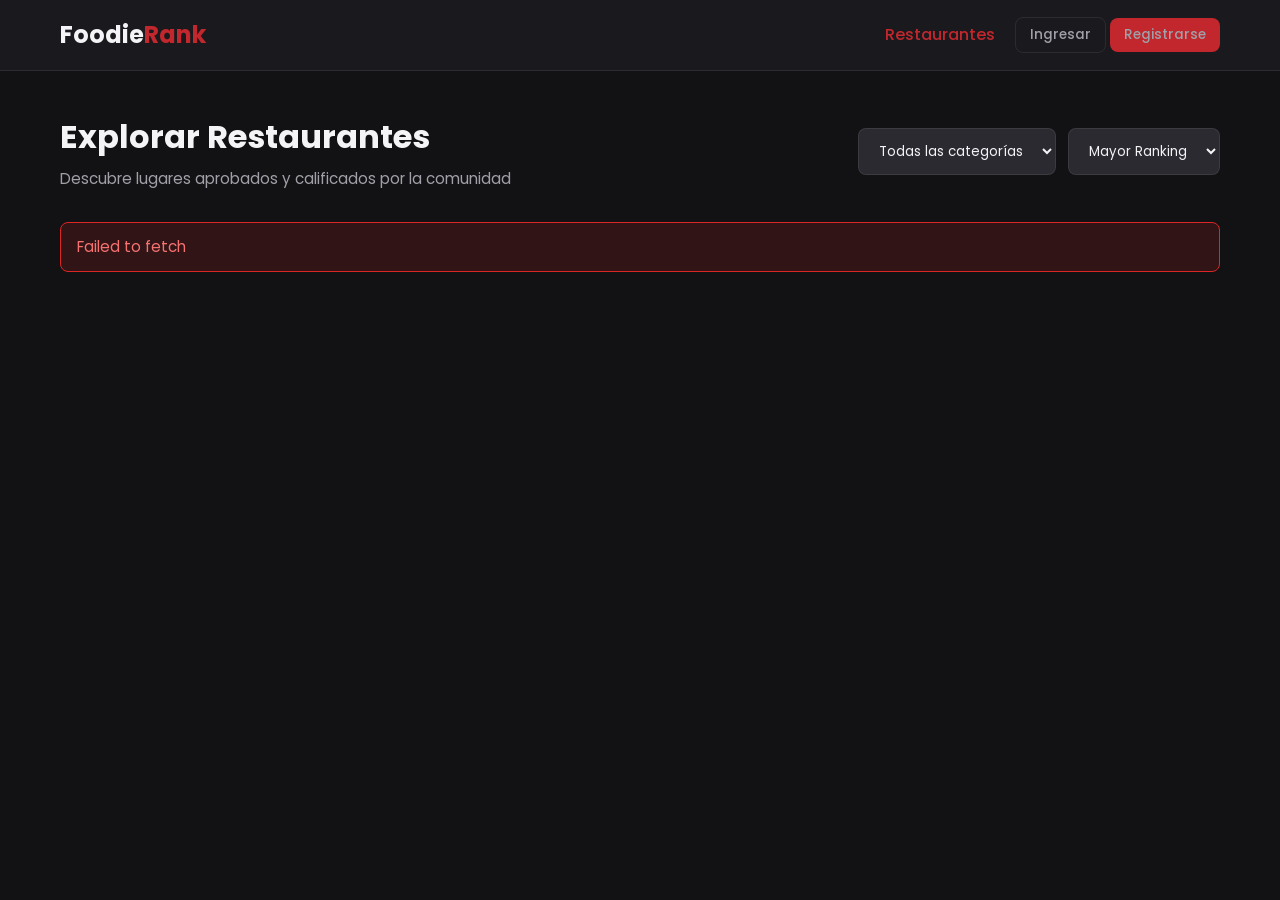
<file: restaurants.html>
<!DOCTYPE html>
<html lang="es">
<head>
  <meta charset="UTF-8">
  <meta name="viewport" content="width=device-width, initial-scale=1.0">
  <title>FoodieRank - Explorar Restaurantes</title>
  <link rel="stylesheet" href="assets/css/styles.css">
  <style>
    .toolbar {
      display: flex;
      flex-wrap: wrap;
      gap: 15px;
      justify-content: space-between;
      align-items: center;
      margin-bottom: 30px;
    }
    .filters {
      display: flex;
      gap: 12px;
      flex-wrap: wrap;
    }
    .restaurant-grid {
      display: grid;
      grid-template-columns: repeat(auto-fill, minmax(320px, 1fr));
      gap: 25px;
    }
    .restaurant-card {
      display: flex;
      flex-direction: column;
      justify-content: space-between;
      height: 100%;
    }
    .restaurant-img {
      width: 100%;
      height: 180px;
      object-fit: cover;
      border-radius: 8px;
      margin-bottom: 15px;
      background-color: var(--bg-input);
    }
    .card-meta {
      display: flex;
      justify-content: space-between;
      align-items: center;
      margin-bottom: 12px;
    }
    .rating-pill {
      display: flex;
      align-items: center;
      gap: 5px;
      font-weight: 700;
      color: var(--accent-gold);
    }
  </style>
</head>
<body>

  <!-- Barra de Navegación Global -->
  <header>
    <div class="container nav-bar">
      <a href="index.html" class="logo">Foodie<span>Rank</span></a>
      <nav>
        <ul class="nav-links">
          <li><a href="restaurants.html" class="active">Restaurantes</a></li>
          <li id="nav-user-actions"></li>
        </ul>
      </nav>
    </div>
  </header>

  <main class="container" style="padding: 40px 20px;">
    <!-- Barra de Filtros y Ordenamiento -->
    <section class="toolbar">
      <div>
        <h1 style="font-size: 2rem; margin-bottom: 5px;">Explorar Restaurantes</h1>
        <p style="color: var(--text-secondary); font-size: 0.95rem;">Descubre lugares aprobados y calificados por la comunidad</p>
      </div>

      <div class="filters">
        <select id="category-filter" class="form-control" style="width: auto; min-width: 180px;">
          <option value="">Todas las categorías</option>
        </select>

        <select id="sort-filter" class="form-control" style="width: auto;">
          <option value="ranking-desc">Mayor Ranking</option>
          <option value="reviews-desc">Más Reseñas</option>
        </select>
      </div>
    </section>

    <!-- Feedback / Alertas -->
    <div id="status-message" class="alert"></div>

    <!-- Cuadrícula de Tarjetas -->
    <section id="restaurants-grid" class="restaurant-grid">
      <!-- Inyección dinámica desde restaurants.js -->
    </section>
  </main>

  <script src="js/api.js"></script>
  <script src="js/restaurants.js"></script>
</body>
</html>
</file>
<file: assets/css/styles.css>
@import url('https://fonts.googleapis.com/css2?family=Poppins:wght@300;400;500;600;700&display=swap');

:root {
  --bg-main: #121214;
  --bg-surface: #1a1a1e;
  --bg-card: #222227;
  --bg-input: #2a2a30;

  --primary: #C1272D;
  --primary-hover: #d9383e;
  --accent-gold: #FFB703;
  --accent-green: #2A9D8F;
  --accent-blue: #3A86FF;

  --text-primary: #F4F4F6;
  --text-secondary: #A0A0A8;
  --text-muted: #6B6B76;

  --border-subtle: rgba(255, 255, 255, 0.08);
  --shadow-card: 0 10px 25px rgba(0, 0, 0, 0.45);
  --shadow-card-hover: 0 16px 35px rgba(193, 39, 45, 0.18);
  --radius: 12px;
  --transition: all 0.25s ease-in-out;
}

* {
  box-sizing: border-box;
  margin: 0;
  padding: 0;
  font-family: 'Poppins', sans-serif;
}

body {
  background-color: var(--bg-main);
  color: var(--text-primary);
  line-height: 1.6;
  min-height: 100vh;
  display: flex;
  flex-direction: column;
}

/* Contenedor y Navbar */
.container {
  max-width: 1200px;
  margin: 0 auto;
  padding: 0 20px;
  width: 100%;
}

header {
  background-color: var(--bg-surface);
  border-bottom: 1px solid var(--border-subtle);
  position: sticky;
  top: 0;
  z-index: 100;
}

.nav-bar {
  display: flex;
  justify-content: space-between;
  align-items: center;
  height: 70px;
}

.logo {
  font-size: 1.5rem;
  font-weight: 700;
  color: var(--text-primary);
  text-decoration: none;
}

.logo span {
  color: var(--primary);
}

.nav-links {
  display: flex;
  gap: 20px;
  align-items: center;
  list-style: none;
}

.nav-links a {
  color: var(--text-secondary);
  text-decoration: none;
  font-weight: 500;
  transition: var(--transition);
}

.nav-links a:hover, .nav-links a.active {
  color: var(--primary);
}

/* Tarjetas Elevadas (Soft Shadow) */
.card {
  background-color: var(--bg-card);
  border: 1px solid var(--border-subtle);
  border-radius: var(--radius);
  padding: 24px;
  box-shadow: var(--shadow-card);
  transition: var(--transition);
}

.card:hover {
  transform: translateY(-4px);
  box-shadow: var(--shadow-card-hover);
  border-color: rgba(193, 39, 45, 0.35);
}

/* Botones */
.btn {
  display: inline-block;
  padding: 10px 22px;
  border-radius: 8px;
  font-weight: 600;
  cursor: pointer;
  border: none;
  text-decoration: none;
  transition: var(--transition);
  text-align: center;
}

.btn-primary {
  background-color: var(--primary);
  color: #FFF;
}

.btn-primary:hover {
  background-color: var(--primary-hover);
}

.btn-secondary {
  background-color: transparent;
  color: var(--text-primary);
  border: 1px solid var(--border-subtle);
}

.btn-secondary:hover {
  background-color: var(--bg-input);
}

/* Formularios e Inputs */
.form-group {
  margin-bottom: 18px;
}

.form-group label {
  display: block;
  margin-bottom: 6px;
  font-size: 0.9rem;
  color: var(--text-secondary);
}

.form-control {
  width: 100%;
  padding: 12px 16px;
  border-radius: 8px;
  background-color: var(--bg-input);
  border: 1px solid var(--border-subtle);
  color: var(--text-primary);
  outline: none;
  transition: var(--transition);
}

.form-control:focus {
  border-color: var(--primary);
  box-shadow: 0 0 0 2px rgba(193, 39, 45, 0.25);
}

/* Alertas y Notificaciones */
.alert {
  padding: 12px 16px;
  border-radius: 8px;
  margin-bottom: 16px;
  font-size: 0.95rem;
  display: none;
}

.alert-error {
  background-color: rgba(220, 38, 38, 0.15);
  border: 1px solid #dc2626;
  color: #f87171;
}

.alert-success {
  background-color: rgba(42, 157, 143, 0.15);
  border: 1px solid var(--accent-green);
  color: #4ade80;
}

/* Badges y Ratings */
.badge {
  padding: 4px 10px;
  border-radius: 20px;
  font-size: 0.75rem;
  font-weight: 600;
  text-transform: uppercase;
}

.badge-gold {
  background-color: rgba(255, 183, 3, 0.15);
  color: var(--accent-gold);
  border: 1px solid rgba(255, 183, 3, 0.3);
}

.badge-green {
  background-color: rgba(42, 157, 143, 0.15);
  color: var(--accent-green);
  border: 1px solid rgba(42, 157, 143, 0.3);
}
</file>
